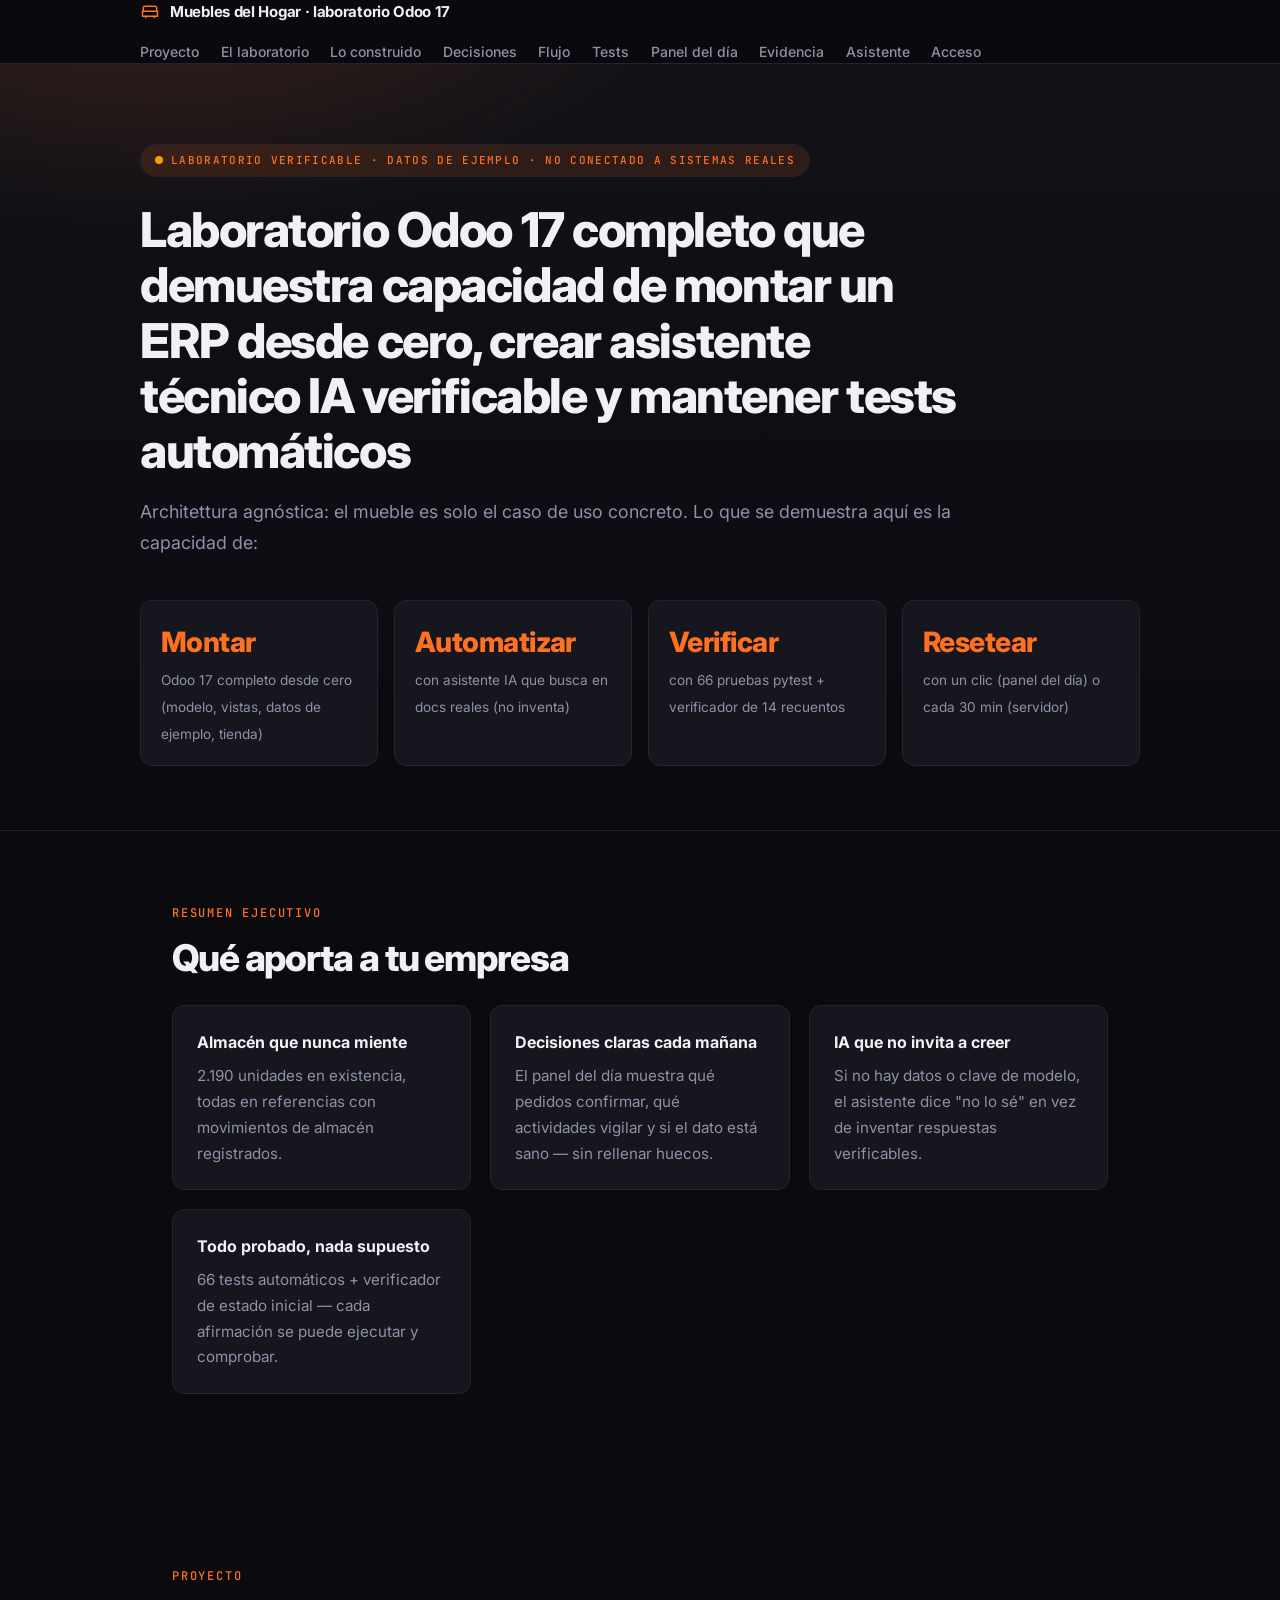
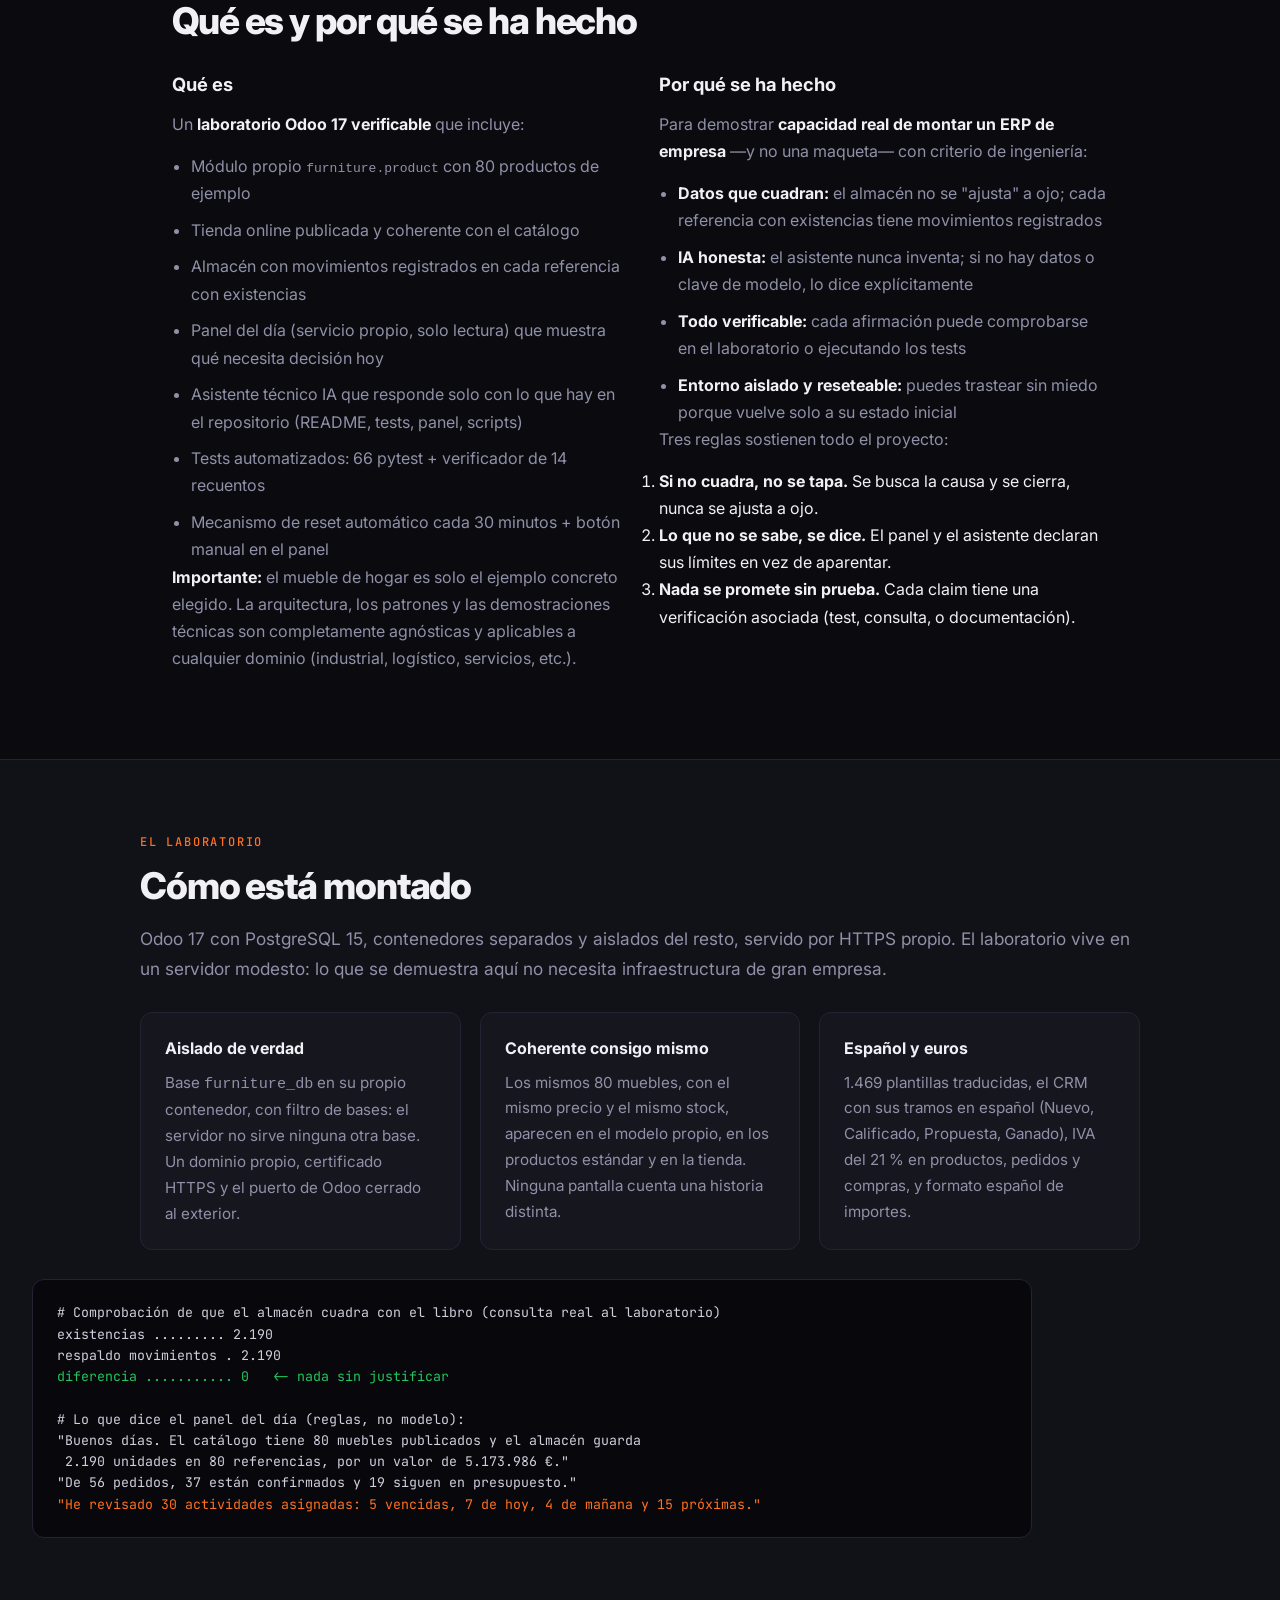
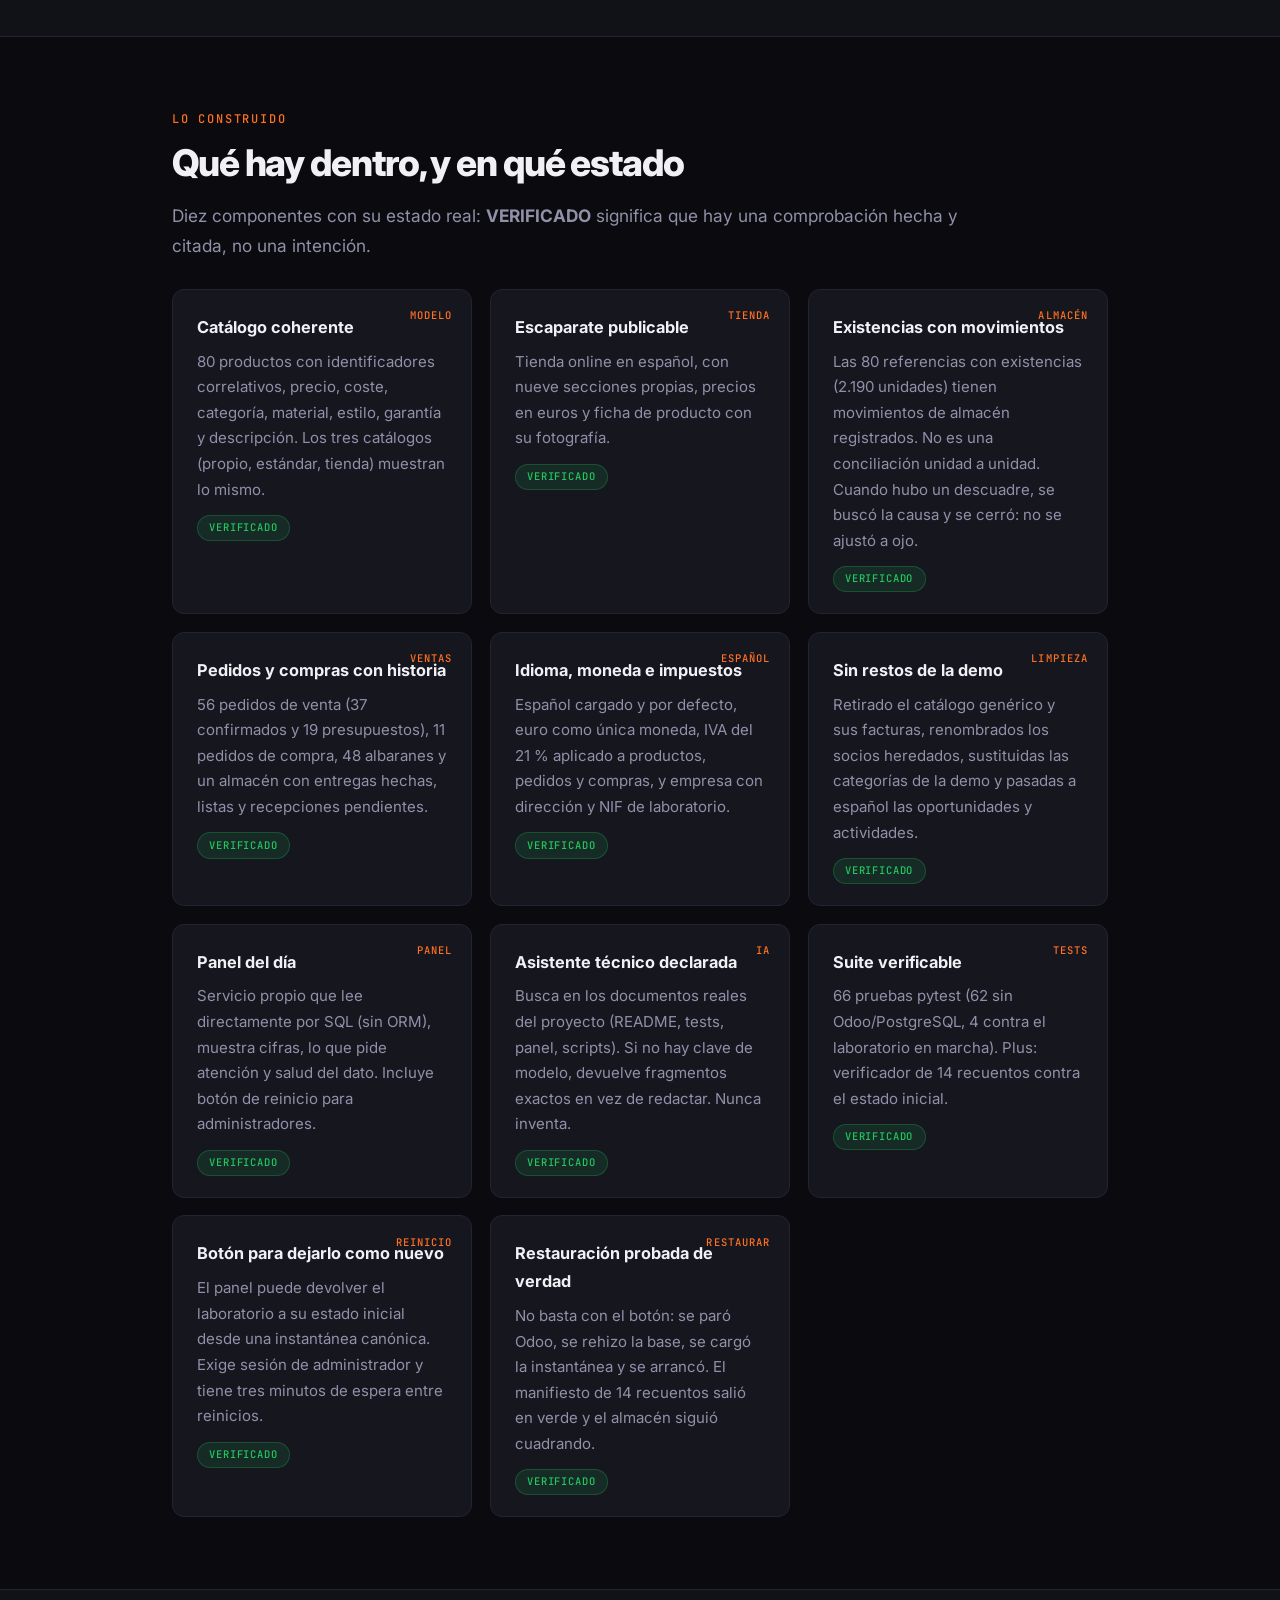
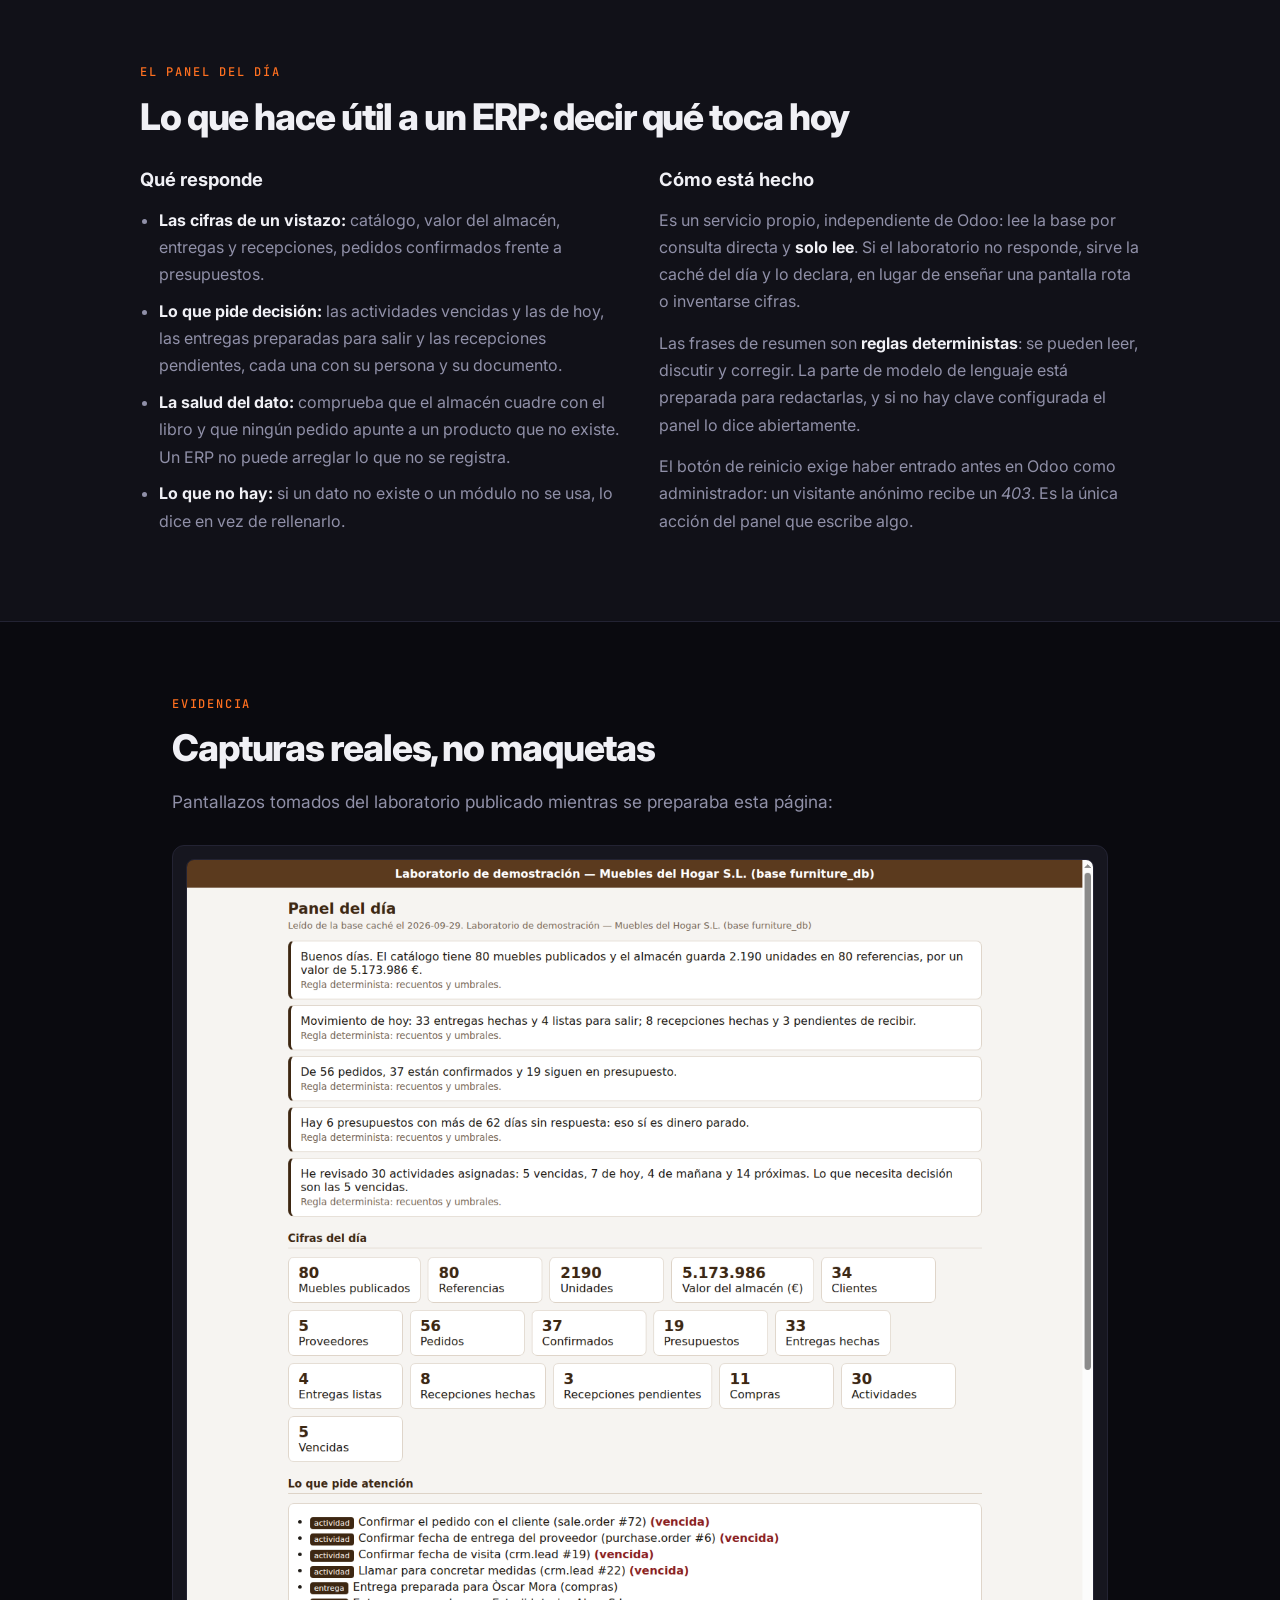
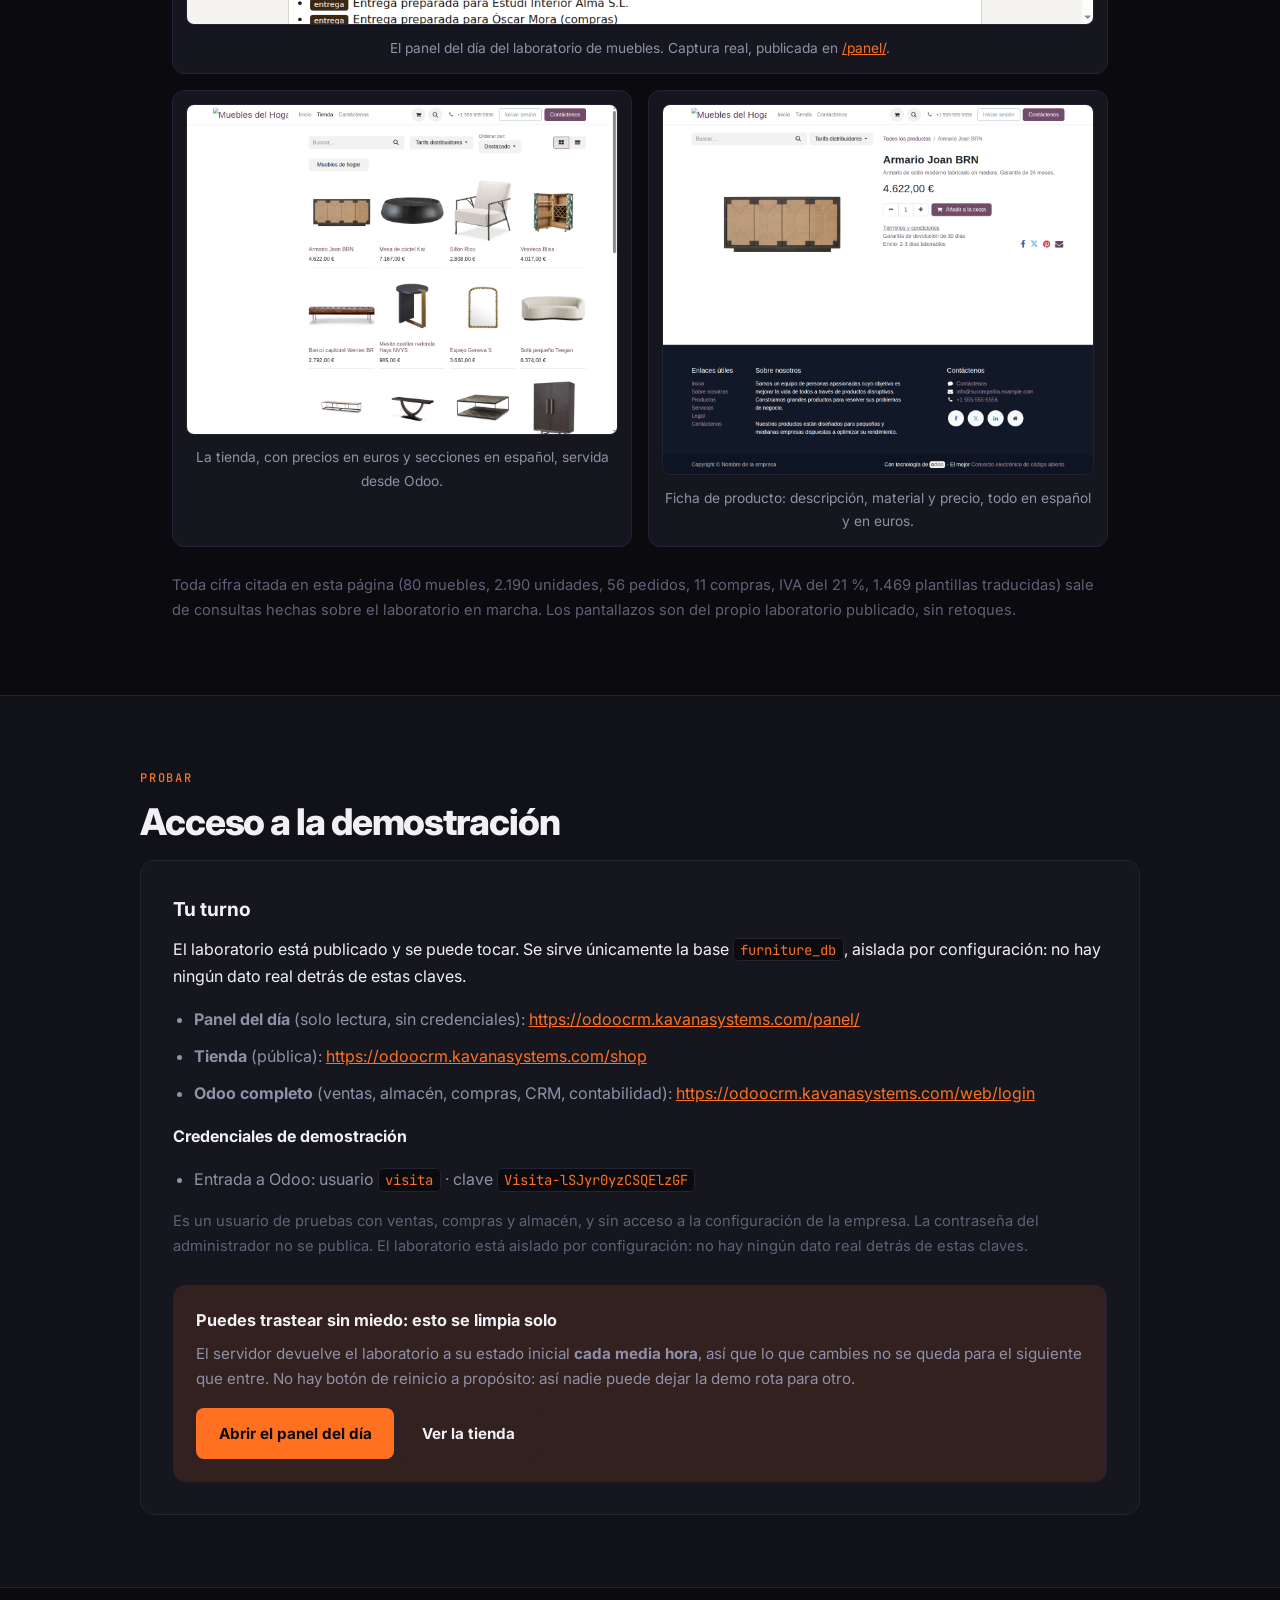
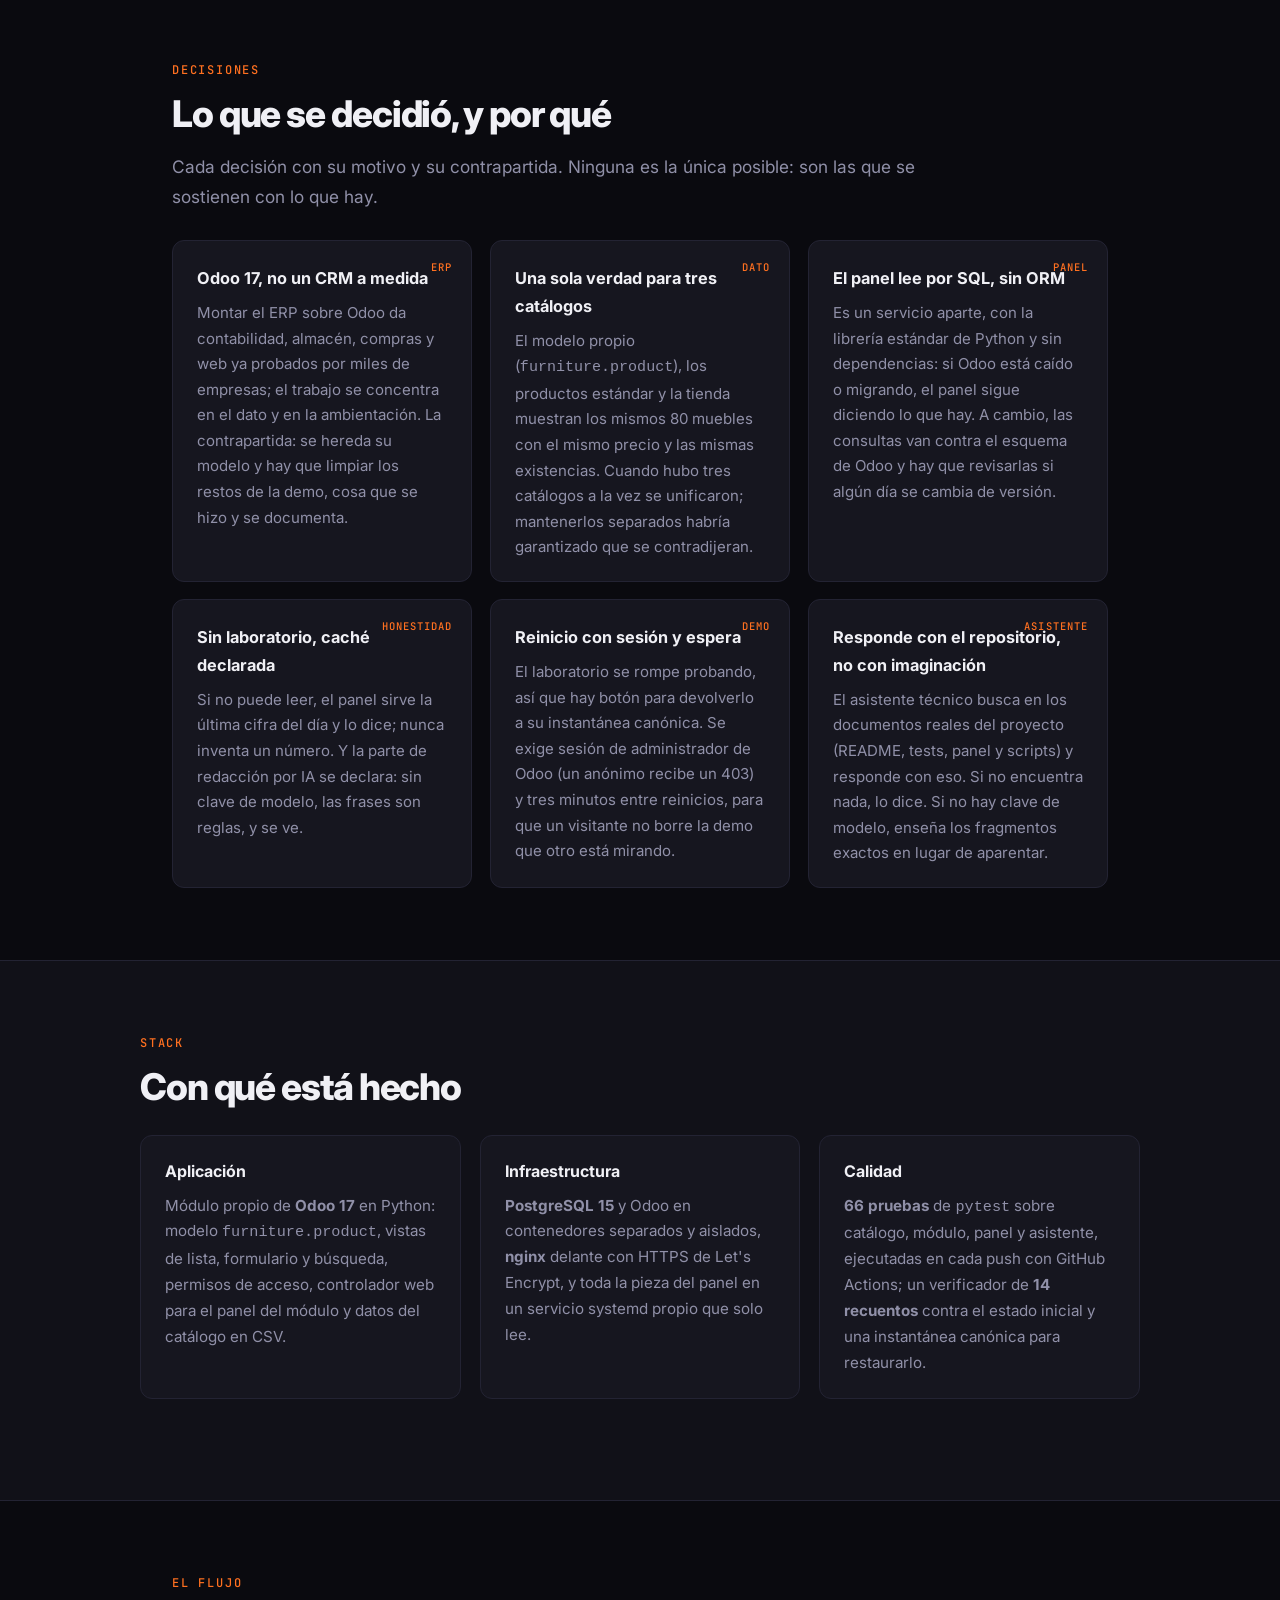
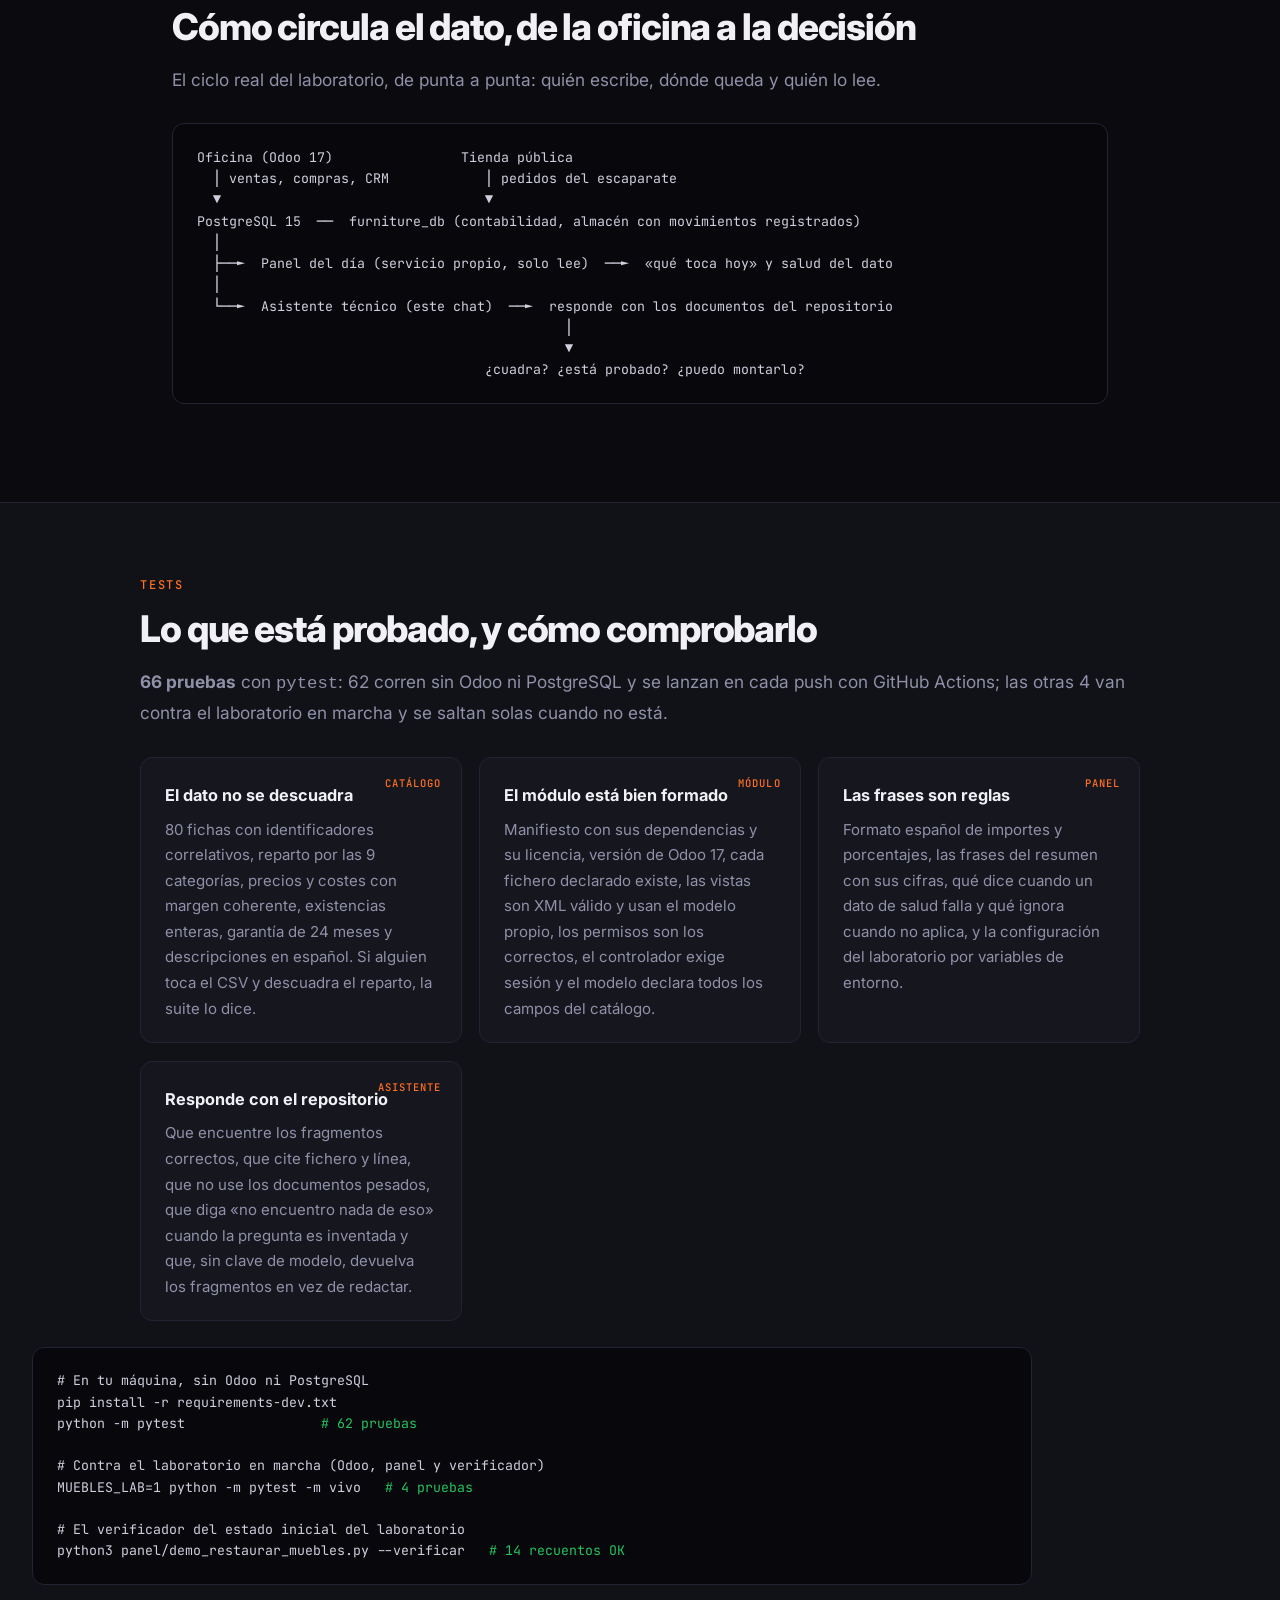
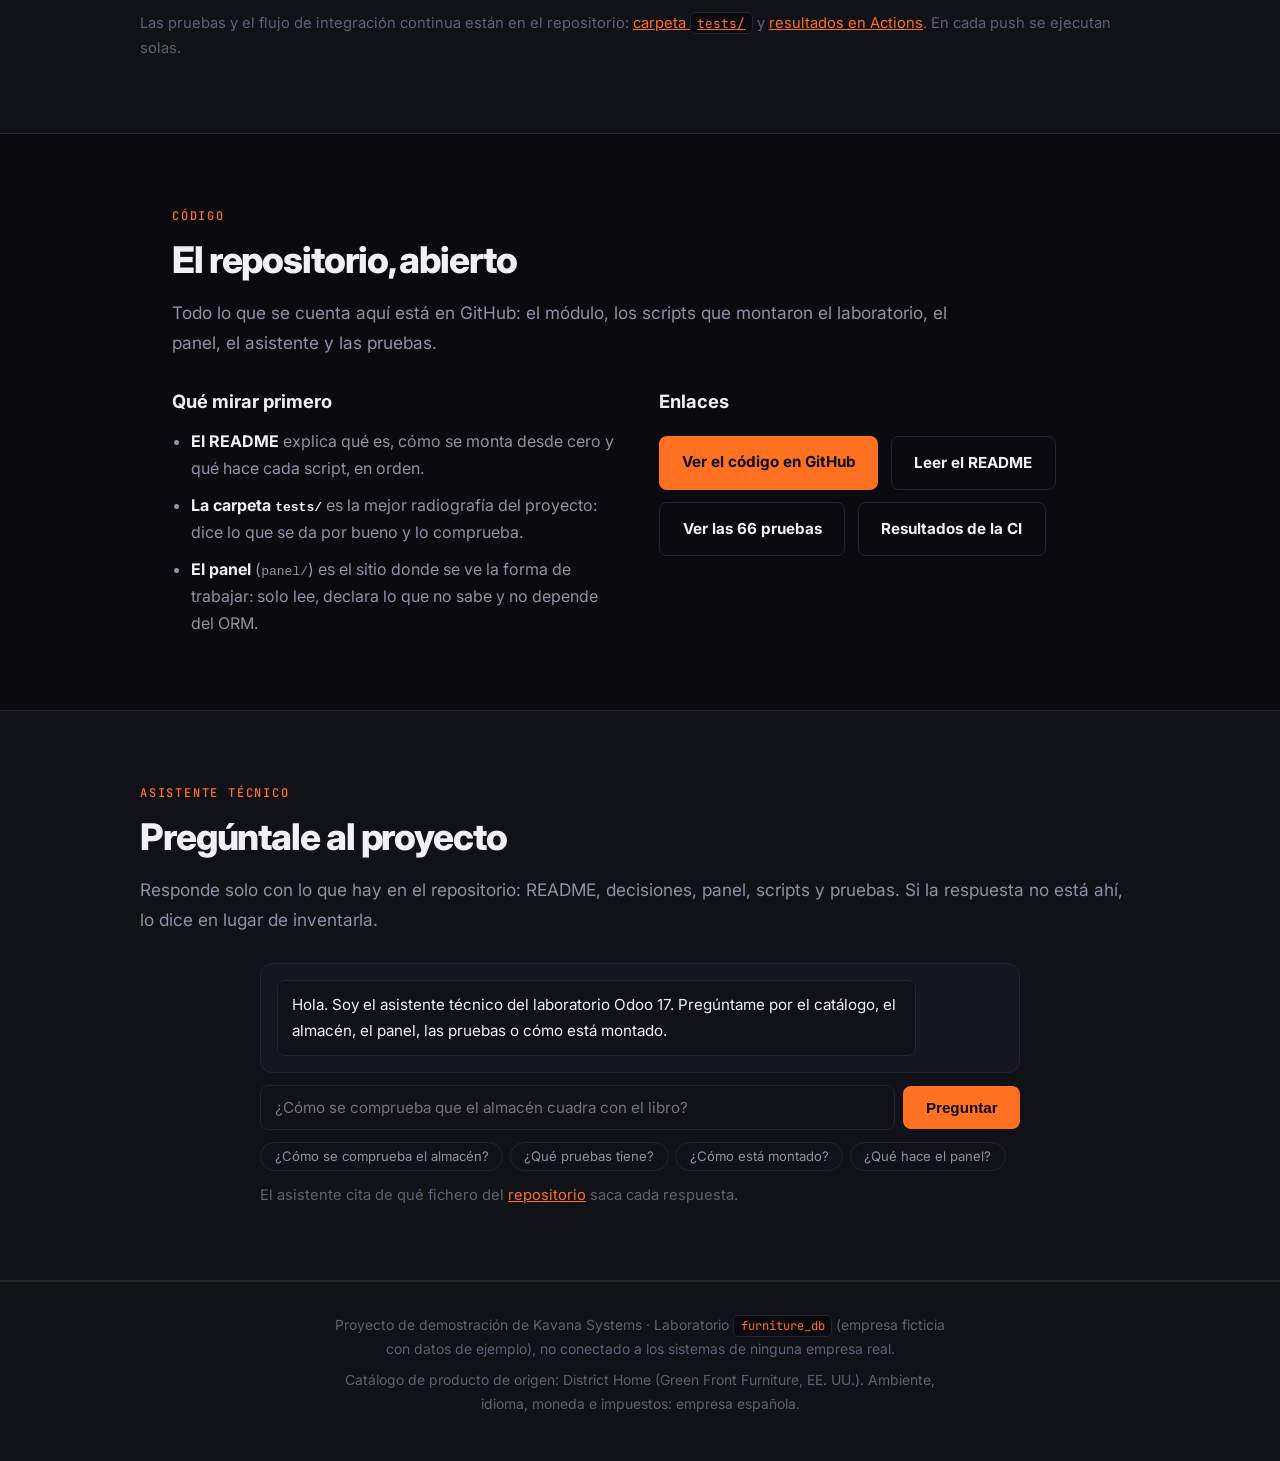
<file: demo/landing/index.html>
<!DOCTYPE html>
<html lang="es">
<head>
<meta charset="UTF-8">
<meta name="viewport" content="width=device-width, initial-scale=1.0">
<title>Laboratorio Odoo 17 · Kavana Systems (demostración técnica)</title>
<meta name="description" content="Proyecto de demostración: laboratorio Odoo 17 completo que muestra capacidad de montar un ERP desde cero, crear asistente técnico IA que busca en docs reales, y mantener tests verificables. El mueble es solo el ejemplo concreto; la arquitectura es agnóstica.">
<link rel="preconnect" href="https://fonts.googleapis.com">
<link rel="preconnect" href="https://fonts.gstatic.com" crossorigin>
<link href="https://fonts.googleapis.com/css2?family=Inter:wght@300;400;500;600;700;800;900&family=JetBrains+Mono:wght@400;500&display=swap" rel="stylesheet">
<link rel="stylesheet" href="styles.css">
</head>
<body>

<header class="nav">
  <div class="nav-inner">
    <a class="brand" href="#">
      <svg viewBox="0 0 24 24" width="20" height="20" fill="none" stroke="currentColor" stroke-width="1.8" stroke-linecap="round" stroke-linejoin="round" aria-hidden="true"><path d="M4 11V7a2 2 0 0 1 2-2h12a2 2 0 0 1 2 2v4"/><path d="M3 11h18v6H3z"/><path d="M7 17v2M17 17v2"/></svg>
      Muebles del Hogar · laboratorio Odoo 17
    </a>
    <nav>
      <a href="#proyecto">Proyecto</a>
      <a href="#laboratorio">El laboratorio</a>
      <a href="#construido">Lo construido</a>
      <a href="#decisiones">Decisiones</a>
      <a href="#flujo">Flujo</a>
      <a href="#tests">Tests</a>
      <a href="#panel">Panel del día</a>
      <a href="#evidencia">Evidencia</a>
      <a href="#asistente">Asistente</a>
      <a href="#acceso">Acceso</a>
    </nav>
  </div>
</header>

<section class="hero">
  <div class="hero-inner">
    <p class="badge">Laboratorio verificable · datos de ejemplo · no conectado a sistemas reales</p>
    <h1>Laboratorio Odoo 17 completo que demuestra capacidad de montar un ERP desde cero, crear asistente técnico IA verificable y mantener tests automáticos</h1>
    <p class="sub">Architettura agnóstica: el mueble es solo el caso de uso concreto. Lo que se demuestra aquí es la capacidad de:</p>
    <div class="hero-cifras">
      <div class="cifra"><strong>Montar</strong><span>Odoo 17 completo desde cero (modelo, vistas, datos de ejemplo, tienda)</span></div>
      <div class="cifra"><strong>Automatizar</strong><span>con asistente IA que busca en docs reales (no inventa)</span></div>
      <div class="cifra"><strong>Verificar</strong><span>con 66 pruebas pytest + verificador de 14 recuentos</span></div>
      <div class="cifra"><strong>Resetear</strong><span>con un clic (panel del día) o cada 30 min (servidor)</span></div>
    </div>
  </div>
</section>

<section id="resumen-ejecutivo" class="seccion">
  <span class="sl">Resumen ejecutivo</span>
  <h2>Qué aporta a tu empresa</h2>
  <div class="tres-columnas">
    <div class="tarjeta">
      <h4>Almacén que nunca miente</h4>
      <p>2.190 unidades en existencia, todas en referencias con movimientos de almacén registrados.</p>
    </div>
    <div class="tarjeta">
      <h4>Decisiones claras cada mañana</h4>
      <p>El panel del día muestra qué pedidos confirmar, qué actividades vigilar y si el dato está sano — sin rellenar huecos.</p>
    </div>
    <div class="tarjeta">
      <h4>IA que no invita a creer</h4>
      <p>Si no hay datos o clave de modelo, el asistente dice "no lo sé" en vez de inventar respuestas verificables.</p>
    </div>
    <div class="tarjeta">
      <h4>Todo probado, nada supuesto</h4>
      <p>66 tests automáticos + verificador de estado inicial — cada afirmación se puede ejecutar y comprobar.</p>
    </div>
  </div>
</section>

<section id="proyecto" class="seccion">
  <span class="sl">Proyecto</span>
  <h2>Qué es y por qué se ha hecho</h2>
  <div class="dos-columnas">
    <div>
      <h3>Qué es</h3>
      <p>Un <strong>laboratorio Odoo 17 verificable</strong> que incluye:</p>
      <ul>
        <li>Módulo propio <code>furniture.product</code> con 80 productos de ejemplo</li>
        <li>Tienda online publicada y coherente con el catálogo</li>
        <li>Almacén con movimientos registrados en cada referencia con existencias</li>
        <li>Panel del día (servicio propio, solo lectura) que muestra qué necesita decisión hoy</li>
        <li>Asistente técnico IA que responde solo con lo que hay en el repositorio (README, tests, panel, scripts)</li>
        <li>Tests automatizados: 66 pytest + verificador de 14 recuentos</li>
        <li>Mecanismo de reset automático cada 30 minutos + botón manual en el panel</li>
      </ul>
      <p><strong>Importante:</strong> el mueble de hogar es solo el ejemplo concreto elegido. La arquitectura, los patrones y las demostraciones técnicas son completamente agnósticas y aplicables a cualquier dominio (industrial, logístico, servicios, etc.).</p>
    </div>
    <div>
      <h3>Por qué se ha hecho</h3>
      <p>Para demostrar <strong>capacidad real de montar un ERP de empresa</strong> —y no una maqueta— con criterio de ingeniería:</p>
      <ul>
        <li><strong>Datos que cuadran:</strong> el almacén no se "ajusta" a ojo; cada referencia con existencias tiene movimientos registrados</li>
        <li><strong>IA honesta:</strong> el asistente nunca inventa; si no hay datos o clave de modelo, lo dice explícitamente</li>
        <li><strong>Todo verificable:</strong> cada afirmación puede comprobarse en el laboratorio o ejecutando los tests</li>
        <li><strong>Entorno aislado y reseteable:</strong> puedes trastear sin miedo porque vuelve solo a su estado inicial</li>
      </ul>
      <p>Tres reglas sostienen todo el proyecto:</p>
      <ol>
        <li><strong>Si no cuadra, no se tapa.</strong> Se busca la causa y se cierra, nunca se ajusta a ojo.</li>
        <li><strong>Lo que no se sabe, se dice.</strong> El panel y el asistente declaran sus límites en vez de aparentar.</li>
        <li><strong>Nada se promete sin prueba.</strong> Cada claim tiene una verificación asociada (test, consulta, o documentación).</li>
      </ol>
    </div>
  </div>
</section>

<section id="laboratorio" class="seccion fondo-claro">
  <span class="sl">El laboratorio</span>
  <h2>Cómo está montado</h2>
  <p class="intro">Odoo 17 con PostgreSQL 15, contenedores separados y aislados del resto, servido por HTTPS propio. El laboratorio vive en un servidor modesto: lo que se demuestra aquí no necesita infraestructura de gran empresa.</p>
  <div class="tres-columnas">
    <div class="tarjeta">
      <h4>Aislado de verdad</h4>
      <p>Base <code>furniture_db</code> en su propio contenedor, con filtro de bases: el servidor no sirve ninguna otra base. Un dominio propio, certificado HTTPS y el puerto de Odoo cerrado al exterior.</p>
    </div>
    <div class="tarjeta">
      <h4>Coherente consigo mismo</h4>
      <p>Los mismos 80 muebles, con el mismo precio y el mismo stock, aparecen en el modelo propio, en los productos estándar y en la tienda. Ninguna pantalla cuenta una historia distinta.</p>
    </div>
    <div class="tarjeta">
      <h4>Español y euros</h4>
      <p>1.469 plantillas traducidas, el CRM con sus tramos en español (Nuevo, Calificado, Propuesta, Ganado), IVA del 21 % en productos, pedidos y compras, y formato español de importes.</p>
    </div>
  </div>

  <div class="codigo">
<pre># Comprobación de que el almacén cuadra con el libro (consulta real al laboratorio)
existencias ......... 2.190
respaldo movimientos . 2.190
<span class="ok">diferencia ........... 0   <- nada sin justificar</span>

# Lo que dice el panel del día (reglas, no modelo):
"Buenos días. El catálogo tiene 80 muebles publicados y el almacén guarda
 2.190 unidades en 80 referencias, por un valor de 5.173.986 €."
"De 56 pedidos, 37 están confirmados y 19 siguen en presupuesto."
<span class="hi">"He revisado 30 actividades asignadas: 5 vencidas, 7 de hoy, 4 de mañana y 15 próximas."</span></pre>
  </div>
</section>

<section id="construido" class="seccion">
  <span class="sl">Lo construido</span>
  <h2>Qué hay dentro, y en qué estado</h2>
  <p class="intro">Diez componentes con su estado real: <strong>VERIFICADO</strong> significa que hay una comprobación hecha y citada, no una intención.</p>
  <div class="grid">
    <div class="ficha"><span class="etiqueta">MODELO</span><h4>Catálogo coherente</h4><p>80 productos con identificadores correlativos, precio, coste, categoría, material, estilo, garantía y descripción. Los tres catálogos (propio, estándar, tienda) muestran lo mismo.</p><span class="estado">VERIFICADO</span></div>
    <div class="ficha"><span class="etiqueta">TIENDA</span><h4>Escaparate publicable</h4><p>Tienda online en español, con nueve secciones propias, precios en euros y ficha de producto con su fotografía.</p><span class="estado">VERIFICADO</span></div>
    <div class="ficha"><span class="etiqueta">ALMACÉN</span><h4>Existencias con movimientos</h4><p>Las 80 referencias con existencias (2.190 unidades) tienen movimientos de almacén registrados. No es una conciliación unidad a unidad. Cuando hubo un descuadre, se buscó la causa y se cerró: no se ajustó a ojo.</p><span class="estado">VERIFICADO</span></div>
    <div class="ficha"><span class="etiqueta">VENTAS</span><h4>Pedidos y compras con historia</h4><p>56 pedidos de venta (37 confirmados y 19 presupuestos), 11 pedidos de compra, 48 albaranes y un almacén con entregas hechas, listas y recepciones pendientes.</p><span class="estado">VERIFICADO</span></div>
    <div class="ficha"><span class="etiqueta">ESPAÑOL</span><h4>Idioma, moneda e impuestos</h4><p>Español cargado y por defecto, euro como única moneda, IVA del 21 % aplicado a productos, pedidos y compras, y empresa con dirección y NIF de laboratorio.</p><span class="estado">VERIFICADO</span></div>
    <div class="ficha"><span class="etiqueta">LIMPIEZA</span><h4>Sin restos de la demo</h4><p>Retirado el catálogo genérico y sus facturas, renombrados los socios heredados, sustituidas las categorías de la demo y pasadas a español las oportunidades y actividades.</p><span class="estado">VERIFICADO</span></div>
    <div class="ficha"><span class="etiqueta">PANEL</span><h4>Panel del día</h4><p>Servicio propio que lee directamente por SQL (sin ORM), muestra cifras, lo que pide atención y salud del dato. Incluye botón de reinicio para administradores.</p><span class="estado">VERIFICADO</span></div>
    <div class="ficha"><span class="etiqueta">IA</span><h4>Asistente técnico declarada</h4><p>Busca en los documentos reales del proyecto (README, tests, panel, scripts). Si no hay clave de modelo, devuelve fragmentos exactos en vez de redactar. Nunca inventa.</p><span class="estado">VERIFICADO</span></div>
    <div class="ficha"><span class="etiqueta">TESTS</span><h4>Suite verificable</h4><p>66 pruebas pytest (62 sin Odoo/PostgreSQL, 4 contra el laboratorio en marcha). Plus: verificador de 14 recuentos contra el estado inicial.</p><span class="estado">VERIFICADO</span></div>
    <div class="ficha"><span class="etiqueta">REINICIO</span><h4>Botón para dejarlo como nuevo</h4><p>El panel puede devolver el laboratorio a su estado inicial desde una instantánea canónica. Exige sesión de administrador y tiene tres minutos de espera entre reinicios.</p><span class="estado">VERIFICADO</span></div>
    <div class="ficha"><span class="etiqueta">RESTAURAR</span><h4>Restauración probada de verdad</h4><p>No basta con el botón: se paró Odoo, se rehizo la base, se cargó la instantánea y se arrancó. El manifiesto de 14 recuentos salió en verde y el almacén siguió cuadrando.</p><span class="estado">VERIFICADO</span></div>
  </div>
</section>

<section id="panel" class="seccion fondo-claro">
  <span class="sl">El panel del día</span>
  <h2>Lo que hace útil a un ERP: decir qué toca hoy</h2>
  <div class="dos-columnas">
    <div>
      <h3>Qué responde</h3>
      <ul>
        <li><strong>Las cifras de un vistazo:</strong> catálogo, valor del almacén, entregas y recepciones, pedidos confirmados frente a presupuestos.</li>
        <li><strong>Lo que pide decisión:</strong> las actividades vencidas y las de hoy, las entregas preparadas para salir y las recepciones pendientes, cada una con su persona y su documento.</li>
        <li><strong>La salud del dato:</strong> comprueba que el almacén cuadre con el libro y que ningún pedido apunte a un producto que no existe. Un ERP no puede arreglar lo que no se registra.</li>
        <li><strong>Lo que no hay:</strong> si un dato no existe o un módulo no se usa, lo dice en vez de rellenarlo.</li>
      </ul>
    </div>
    <div>
      <h3>Cómo está hecho</h3>
      <p>Es un servicio propio, independiente de Odoo: lee la base por consulta directa y <strong>solo lee</strong>. Si el laboratorio no responde, sirve la caché del día y lo declara, en lugar de enseñar una pantalla rota o inventarse cifras.</p>
      <p>Las frases de resumen son <strong>reglas deterministas</strong>: se pueden leer, discutir y corregir. La parte de modelo de lenguaje está preparada para redactarlas, y si no hay clave configurada el panel lo dice abiertamente.</p>
      <p>El botón de reinicio exige haber entrado antes en Odoo como administrador: un visitante anónimo recibe un <em>403</em>. Es la única acción del panel que escribe algo.</p>
    </div>
  </div>
</section>

<section id="evidencia" class="seccion">
  <span class="sl">Evidencia</span>
  <h2>Capturas reales, no maquetas</h2>
  <p class="intro">Pantallazos tomados del laboratorio publicado mientras se preparaba esta página:</p>
  <div class="galeria">
    <figure>
      <img src="assets/captura-panel-dia-20260929.png" alt="Captura real del panel del día del laboratorio de muebles: cifras del catálogo y del almacén, lo que pide atención y salud del dato">
      <figcaption>El panel del día del laboratorio de muebles. Captura real, publicada en <a href="/panel/" target="_blank" rel="noopener">/panel/</a>.</figcaption>
    </figure>
    <figure>
      <img src="assets/captura-tienda-20260929.png" alt="Captura real de la tienda del laboratorio: muebles con precios en euros y secciones en español">
      <figcaption>La tienda, con precios en euros y secciones en español, servida desde Odoo.</figcaption>
    </figure>
    <figure>
      <img src="assets/captura-ficha-20260929.png" alt="Captura real de la ficha de un producto del catálogo, con su descripción en español, material y precio en euros">
      <figcaption>Ficha de producto: descripción, material y precio, todo en español y en euros.</figcaption>
    </figure>
  </div>
  <p class="nota">Toda cifra citada en esta página (80 muebles, 2.190 unidades, 56 pedidos, 11 compras, IVA del 21 %, 1.469 plantillas traducidas) sale de consultas hechas sobre el laboratorio en marcha. Los pantallazos son del propio laboratorio publicado, sin retoques.</p>
</section>

<section id="acceso" class="seccion fondo-claro">
  <span class="sl">Probar</span>
  <h2>Acceso a la demostración</h2>
  <div class="demo-box">
    <h3>Tu turno</h3>
    <p>El laboratorio está publicado y se puede tocar. Se sirve únicamente la base <code>furniture_db</code>, aislada por configuración: no hay ningún dato real detrás de estas claves.</p>
    <ul>
      <li><strong>Panel del día</strong> (solo lectura, sin credenciales): <a href="/panel/" target="_blank" rel="noopener">https://odoocrm.kavanasystems.com/panel/</a></li>
      <li><strong>Tienda</strong> (pública): <a href="/shop" target="_blank" rel="noopener">https://odoocrm.kavanasystems.com/shop</a></li>
      <li><strong>Odoo completo</strong> (ventas, almacén, compras, CRM, contabilidad): <a href="/web/login" target="_blank" rel="noopener">https://odoocrm.kavanasystems.com/web/login</a></li>
    </ul>
    <h4>Credenciales de demostración</h4>
    <ul>
      <li>Entrada a Odoo: usuario <code>visita</code> · clave <code>Visita-lSJyr0yzCSQElzGF</code></li>
    </ul>
    <p class="nota">Es un usuario de pruebas con ventas, compras y almacén, y sin acceso a la configuración de la empresa. La contraseña del administrador no se publica. El laboratorio está aislado por configuración: no hay ningún dato real detrás de estas claves.</p>
    <div class="reinicio-landing">
      <h4>Puedes trastear sin miedo: esto se limpia solo</h4>
      <p>El servidor devuelve el laboratorio a su estado inicial <strong>cada media hora</strong>, así que lo que cambies no se queda para el siguiente que entre. No hay botón de reinicio a propósito: así nadie puede dejar la demo rota para otro.</p>
      <a class="boton" href="/panel/" target="_blank" rel="noopener">Abrir el panel del día</a>
      <a class="boton secundario" href="/shop" target="_blank" rel="noopener">Ver la tienda</a>
    </div>
  </div>
</section>

<section id="decisiones" class="seccion">
  <span class="sl">Decisiones</span>
  <h2>Lo que se decidió, y por qué</h2>
  <p class="intro">Cada decisión con su motivo y su contrapartida. Ninguna es la única posible: son las que se sostienen con lo que hay.</p>
  <div class="grid">
    <div class="ficha"><span class="etiqueta">ERP</span><h4>Odoo 17, no un CRM a medida</h4><p>Montar el ERP sobre Odoo da contabilidad, almacén, compras y web ya probados por miles de empresas; el trabajo se concentra en el dato y en la ambientación. La contrapartida: se hereda su modelo y hay que limpiar los restos de la demo, cosa que se hizo y se documenta.</p></div>
    <div class="ficha"><span class="etiqueta">DATO</span><h4>Una sola verdad para tres catálogos</h4><p>El modelo propio (<code>furniture.product</code>), los productos estándar y la tienda muestran los mismos 80 muebles con el mismo precio y las mismas existencias. Cuando hubo tres catálogos a la vez se unificaron; mantenerlos separados habría garantizado que se contradijeran.</p></div>
    <div class="ficha"><span class="etiqueta">PANEL</span><h4>El panel lee por SQL, sin ORM</h4><p>Es un servicio aparte, con la librería estándar de Python y sin dependencias: si Odoo está caído o migrando, el panel sigue diciendo lo que hay. A cambio, las consultas van contra el esquema de Odoo y hay que revisarlas si algún día se cambia de versión.</p></div>
    <div class="ficha"><span class="etiqueta">HONESTIDAD</span><h4>Sin laboratorio, caché declarada</h4><p>Si no puede leer, el panel sirve la última cifra del día y lo dice; nunca inventa un número. Y la parte de redacción por IA se declara: sin clave de modelo, las frases son reglas, y se ve.</p></div>
    <div class="ficha"><span class="etiqueta">DEMO</span><h4>Reinicio con sesión y espera</h4><p>El laboratorio se rompe probando, así que hay botón para devolverlo a su instantánea canónica. Se exige sesión de administrador de Odoo (un anónimo recibe un 403) y tres minutos entre reinicios, para que un visitante no borre la demo que otro está mirando.</p></div>
    <div class="ficha"><span class="etiqueta">ASISTENTE</span><h4>Responde con el repositorio, no con imaginación</h4><p>El asistente técnico busca en los documentos reales del proyecto (README, tests, panel y scripts) y responde con eso. Si no encuentra nada, lo dice. Si no hay clave de modelo, enseña los fragmentos exactos en lugar de aparentar.</p></div>
  </div>
</section>

<section id="stack" class="seccion fondo-claro">
  <span class="sl">Stack</span>
  <h2>Con qué está hecho</h2>
  <div class="tres-columnas">
    <div class="tarjeta">
      <h4>Aplicación</h4>
      <p>Módulo propio de <strong>Odoo 17</strong> en Python: modelo <code>furniture.product</code>, vistas de lista, formulario y búsqueda, permisos de acceso, controlador web para el panel del módulo y datos del catálogo en CSV.</p>
    </div>
    <div class="tarjeta">
      <h4>Infraestructura</h4>
      <p><strong>PostgreSQL 15</strong> y Odoo en contenedores separados y aislados, <strong>nginx</strong> delante con HTTPS de Let's Encrypt, y toda la pieza del panel en un servicio systemd propio que solo lee.</p>
    </div>
    <div class="tarjeta">
      <h4>Calidad</h4>
      <p><strong>66 pruebas</strong> de <code>pytest</code> sobre catálogo, módulo, panel y asistente, ejecutadas en cada push con GitHub Actions; un verificador de <strong>14 recuentos</strong> contra el estado inicial y una instantánea canónica para restaurarlo.</p>
    </div>
  </div>
</section>

<section id="flujo" class="seccion">
  <span class="sl">El flujo</span>
  <h2>Cómo circula el dato, de la oficina a la decisión</h2>
  <p class="intro">El ciclo real del laboratorio, de punta a punta: quién escribe, dónde queda y quién lo lee.</p>
  <div class="codigo">
<pre>Oficina (Odoo 17)                Tienda pública
  │ ventas, compras, CRM            │ pedidos del escaparate
  ▼                                 ▼
PostgreSQL 15  ──  furniture_db (contabilidad, almacén con movimientos registrados)
  │
  ├──►  Panel del día (servicio propio, solo lee)  ──►  «qué toca hoy» y salud del dato
  │
  └──►  Asistente técnico (este chat)  ──►  responde con los documentos del repositorio
                                              │
                                              ▼
                                    ¿cuadra? ¿está probado? ¿puedo montarlo?</pre>
  </div>
</section>

<section id="tests" class="seccion fondo-claro">
  <span class="sl">Tests</span>
  <h2>Lo que está probado, y cómo comprobarlo</h2>
  <p class="intro"><strong>66 pruebas</strong> con <code>pytest</code>: 62 corren sin Odoo ni PostgreSQL y se lanzan en cada push con GitHub Actions; las otras 4 van contra el laboratorio en marcha y se saltan solas cuando no está.</p>
  <div class="grid">
    <div class="ficha"><span class="etiqueta">CATÁLOGO</span><h4>El dato no se descuadra</h4><p>80 fichas con identificadores correlativos, reparto por las 9 categorías, precios y costes con margen coherente, existencias enteras, garantía de 24 meses y descripciones en español. Si alguien toca el CSV y descuadra el reparto, la suite lo dice.</p></div>
    <div class="ficha"><span class="etiqueta">MÓDULO</span><h4>El módulo está bien formado</h4><p>Manifiesto con sus dependencias y su licencia, versión de Odoo 17, cada fichero declarado existe, las vistas son XML válido y usan el modelo propio, los permisos son los correctos, el controlador exige sesión y el modelo declara todos los campos del catálogo.</p></div>
    <div class="ficha"><span class="etiqueta">PANEL</span><h4>Las frases son reglas</h4><p>Formato español de importes y porcentajes, las frases del resumen con sus cifras, qué dice cuando un dato de salud falla y qué ignora cuando no aplica, y la configuración del laboratorio por variables de entorno.</p></div>
    <div class="ficha"><span class="etiqueta">ASISTENTE</span><h4>Responde con el repositorio</h4><p>Que encuentre los fragmentos correctos, que cite fichero y línea, que no use los documentos pesados, que diga «no encuentro nada de eso» cuando la pregunta es inventada y que, sin clave de modelo, devuelva los fragmentos en vez de redactar.</p></div>
  </div>
  <div class="codigo">
<pre># En tu máquina, sin Odoo ni PostgreSQL
pip install -r requirements-dev.txt
python -m pytest                 <span class="ok"># 62 pruebas</span>

# Contra el laboratorio en marcha (Odoo, panel y verificador)
MUEBLES_LAB=1 python -m pytest -m vivo   <span class="ok"># 4 pruebas</span>

# El verificador del estado inicial del laboratorio
python3 panel/demo_restaurar_muebles.py --verificar   <span class="ok"># 14 recuentos OK</span></pre>
  </div>
  <p class="nota">Las pruebas y el flujo de integración continua están en el repositorio: <a href="https://github.com/kavanasystemsinfo-ui/ODOO_CRM/tree/main/tests" target="_blank" rel="noopener">carpeta <code>tests/</code></a> y <a href="https://github.com/kavanasystemsinfo-ui/ODOO_CRM/actions" target="_blank" rel="noopener">resultados en Actions</a>. En cada push se ejecutan solas.</p>
</section>

<section id="codigo" class="seccion">
  <span class="sl">Código</span>
  <h2>El repositorio, abierto</h2>
  <p class="intro">Todo lo que se cuenta aquí está en GitHub: el módulo, los scripts que montaron el laboratorio, el panel, el asistente y las pruebas.</p>
  <div class="dos-columnas">
    <div>
      <h3>Qué mirar primero</h3>
      <ul>
        <li><strong>El README</strong> explica qué es, cómo se monta desde cero y qué hace cada script, en orden.</li>
        <li><strong>La carpeta <code>tests/</code></strong> es la mejor radiografía del proyecto: dice lo que se da por bueno y lo comprueba.</li>
        <li><strong>El panel</strong> (<code>panel/</code>) es el sitio donde se ve la forma de trabajar: solo lee, declara lo que no sabe y no depende del ORM.</li>
      </ul>
    </div>
    <div>
      <h3>Enlaces</h3>
      <div class="botones">
        <a class="boton" href="https://github.com/kavanasystemsinfo-ui/ODOO_CRM" target="_blank" rel="noopener">Ver el código en GitHub</a>
        <a class="boton secundario" href="https://github.com/kavanasystemsinfo-ui/ODOO_CRM/blob/main/README.md" target="_blank" rel="noopener">Leer el README</a>
        <a class="boton secundario" href="https://github.com/kavanasystemsinfo-ui/ODOO_CRM/tree/main/tests" target="_blank" rel="noopener">Ver las 66 pruebas</a>
        <a class="boton secundario" href="https://github.com/kavanasystemsinfo-ui/ODOO_CRM/actions" target="_blank" rel="noopener">Resultados de la CI</a>
      </div>
    </div>
  </div>
</section>

<section id="asistente" class="seccion fondo-claro">
  <span class="sl">Asistente técnico</span>
  <h2>Pregúntale al proyecto</h2>
  <p class="intro">Responde solo con lo que hay en el repositorio: README, decisiones, panel, scripts y pruebas. Si la respuesta no está ahí, lo dice en lugar de inventarla.</p>
  <div class="chat">
    <div class="chat-log" id="chat-log">
      <div class="chat-msg bot">Hola. Soy el asistente técnico del laboratorio Odoo 17. Pregúntame por el catálogo, el almacén, el panel, las pruebas o cómo está montado.</div>
    </div>
    <form class="chat-form" id="chat-form">
      <label class="sr" for="chat-input">Tu pregunta</label>
      <input id="chat-input" type="text" maxlength="300" autocomplete="off" placeholder="¿Cómo se comprueba que el almacén cuadra con el libro?">
      <button class="boton" type="submit" id="chat-enviar">Preguntar</button>
    </form>
    <div class="chat-sugerencias">
      <button type="button" class="chip" data-pregunta="¿Cómo se comprueba que el almacén cuadra con el libro?">¿Cómo se comprueba el almacén?</button>
      <button type="button" class="chip" data-pregunta="¿Qué pruebas tiene el proyecto y dónde se ejecutan?">¿Qué pruebas tiene?</button>
      <button type="button" class="chip" data-pregunta="¿Cómo está montado el laboratorio y qué contenedores usa?">¿Cómo está montado?</button>
      <button type="button" class="chip" data-pregunta="¿Qué hace el panel del día y de dónde saca las cifras?">¿Qué hace el panel?</button>
    </div>
    <p class="nota" id="chat-fuentes">El asistente cita de qué fichero del <a href="https://github.com/kavanasystemsinfo-ui/ODOO_CRM" target="_blank" rel="noopener">repositorio</a> saca cada respuesta.</p>
  </div>
  <script>
  (function () {
    var API = '/panel/api/preguntar';
    var log = document.getElementById('chat-log');
    var form = document.getElementById('chat-form');
    var input = document.getElementById('chat-input');
    var boton = document.getElementById('chat-enviar');
    var pie = document.getElementById('chat-fuentes');

    function burbuja(texto, clase) {
      var div = document.createElement('div');
      div.className = 'chat-msg ' + clase;
      div.textContent = texto;
      log.appendChild(div);
      log.scrollTop = log.scrollHeight;
      return div;
    }

    function preguntar(pregunta) {
      if (!pregunta || pregunta.length < 4) return;
      burbuja(pregunta, 'user');
      var esperando = burbuja('Buscando en el repositorio...', 'bot pensando');
      boton.disabled = true;
      fetch(API, {
        method: 'POST',
        headers: { 'Content-Type': 'application/json' },
        body: JSON.stringify({ pregunta: pregunta })
      }).then(function (r) {
        if (!r.ok) throw new Error('HTTP ' + r.status);
        return r.json();
      }).then(function (d) {
        esperando.remove();
        burbuja(d.respuesta || 'No he podido responder.', 'bot');
        if (d.fuentes && d.fuentes.length) {
          pie.innerHTML = 'Fuentes en el repositorio: <code>' + d.fuentes.join('</code> · <code>') + '</code>';
        }
      }).catch(function () {
        esperando.remove();
        burbuja('El asistente no está disponible ahora mismo. El resto de la página funciona igual.', 'bot');
      }).then(function () {
        boton.disabled = false;
        input.value = '';
      });
    }

    form.addEventListener('submit', function (evento) {
      evento.preventDefault();
      preguntar(input.value.trim());
    });

    Array.prototype.forEach.call(document.querySelectorAll('.chat-sugerencias .chip'), function (chip) {
      chip.addEventListener('click', function () {
        input.value = chip.getAttribute('data-pregunta');
        preguntar(input.value);
      });
    });
  })();
  </script>
</section>

<footer>
  <p>Proyecto de demostración de Kavana Systems · Laboratorio <code>furniture_db</code> (empresa ficticia con datos de ejemplo), no conectado a los sistemas de ninguna empresa real.</p>
  <p>Catálogo de producto de origen: District Home (Green Front Furniture, EE. UU.). Ambiente, idioma, moneda e impuestos: empresa española.</p>
</footer>

</body>
</html>
</file>
<file: demo/landing/styles.css>
/* ==========================================================================
   Landing · Muebles del Hogar S.L. (laboratorio Odoo 17)
   Estilo Kavana Systems: tema oscuro, naranja corporativo, Inter + JetBrains Mono
   ========================================================================== */

:root {
  --bg: #0a0a0f;
  --bg2: #111118;
  --card: #16161f;
  --border: #232333;
  --text: #f0f0f5;
  --text2: #9090a8;
  --muted: #606078;
  --orange: #ff7020;
  --orange2: #cc5210;
  --orange-s: rgba(255, 112, 32, 0.12);
  --green: #22c55e;
  --green-s: rgba(34, 197, 94, 0.12);
  --amber: #f59e0b;
  --radius: 12px;
  --rsm: 8px;
  --mono: 'JetBrains Mono', ui-monospace, monospace;
  --w: 1000px;
}

*, *::before, *::after { margin: 0; padding: 0; box-sizing: border-box; }
html { scroll-behavior: smooth; }
body {
  font-family: 'Inter', -apple-system, BlinkMacSystemFont, 'Segoe UI', Roboto, sans-serif;
  background: var(--bg);
  color: var(--text);
  line-height: 1.7;
  -webkit-font-smoothing: antialiased;
}
a { color: var(--orange); }

/* ---------- Navegación ---------- */
.nav {
  position: sticky; top: 0; z-index: 100;
  background: rgba(10, 10, 15, 0.9);
  backdrop-filter: blur(20px);
  border-bottom: 1px solid var(--border);
  padding: 0 2rem; height: 64px;
  display: flex; align-items: center;
}
.nav-inner {
  width: 100%; max-width: var(--w); margin: 0 auto;
  display: flex; align-items: center; justify-content: space-between; gap: 1rem; flex-wrap: wrap;
}
.brand { display: flex; align-items: center; gap: 10px; color: var(--text); font-weight: 700; font-size: 15px; letter-spacing: -0.02em; text-decoration: none; }
.brand svg { color: var(--orange); flex-shrink: 0; }
.nav nav { display: flex; gap: 1.35rem; flex-wrap: wrap; }
.nav nav a { color: var(--text2); text-decoration: none; font-size: 14px; font-weight: 500; transition: color .2s; }
.nav nav a:hover { color: var(--orange); }

/* ---------- Hero ---------- */
.hero {
  padding: 5rem 2rem 4rem;
  background:
    radial-gradient(900px 400px at 12% -10%, rgba(255, 112, 32, 0.16), transparent 60%),
    linear-gradient(180deg, var(--bg2) 0%, var(--bg) 100%);
  border-bottom: 1px solid var(--border);
}
.hero-inner { max-width: var(--w); margin: 0 auto; }
.badge {
  display: inline-flex; align-items: center; gap: 8px;
  background: var(--orange-s); border: 1px solid var(--border); color: var(--orange);
  padding: 6px 14px; border-radius: 100px;
  font-family: var(--mono); font-size: 11px; font-weight: 500;
  text-transform: uppercase; letter-spacing: .12em; margin-bottom: 1.6rem;
}
.badge::before { content: ''; width: 8px; height: 8px; border-radius: 50%; background: var(--amber); animation: pulso 2s infinite; }
@keyframes pulso { 0%, 100% { opacity: 1; } 50% { opacity: .35; } }
.hero h1 { font-size: clamp(1.9rem, 4vw, 3rem); font-weight: 800; letter-spacing: -.03em; line-height: 1.15; margin-bottom: 1.2rem; max-width: 26ch; }
.hero .sub { font-size: 1.12rem; color: var(--text2); max-width: 74ch; }
.hero-cifras { display: grid; grid-template-columns: repeat(auto-fit, minmax(180px, 1fr)); gap: 1rem; margin-top: 2.6rem; }
.cifra { background: var(--card); border: 1px solid var(--border); border-radius: var(--radius); padding: 1.1rem 1.25rem; }
.cifra strong { display: block; font-size: 1.75rem; font-weight: 800; letter-spacing: -.02em; color: var(--orange); }
.cifra span { font-size: .85rem; color: var(--text2); }

/* ---------- Secciones ---------- */
.seccion { max-width: var(--w); margin: 0 auto; padding: 4.5rem 2rem; }
.seccion h2 { font-size: clamp(1.6rem, 3.2vw, 2.3rem); font-weight: 800; letter-spacing: -.03em; line-height: 1.2; margin-bottom: 1rem; }
.sl { display: block; font-family: var(--mono); font-size: 12px; font-weight: 500; color: var(--orange); text-transform: uppercase; letter-spacing: .15em; margin-bottom: .75rem; }
.intro { font-size: 1.08rem; color: var(--text2); max-width: 74ch; margin-bottom: 1.8rem; }
.fondo-claro { background: var(--bg2); border-top: 1px solid var(--border); border-bottom: 1px solid var(--border); max-width: none; }
.fondo-claro > * { max-width: var(--w); margin-left: auto; margin-right: auto; }

.dos-columnas { display: grid; grid-template-columns: 1fr 1fr; gap: 2.4rem; }
.dos-columnas h3 { font-size: 1.15rem; font-weight: 700; margin-bottom: .7rem; }
.dos-columnas p { margin-bottom: .9rem; color: var(--text2); }
.dos-columnas p strong, .dos-columnas li strong { color: var(--text); }
.dos-columnas ul { padding-left: 1.2rem; display: grid; gap: .6rem; color: var(--text2); }
h2 + .dos-columnas, h2 + .grid, h2 + .tres-columnas { margin-top: 1.6rem; }

.tres-columnas { display: grid; grid-template-columns: repeat(auto-fit, minmax(250px, 1fr)); gap: 1.2rem; margin-bottom: 1.8rem; }
.tarjeta { background: var(--card); border: 1px solid var(--border); border-radius: var(--radius); padding: 1.4rem 1.5rem; }
.tarjeta h4 { font-size: 1rem; margin-bottom: .45rem; }
.tarjeta p { font-size: .95rem; color: var(--text2); }

.grid { display: grid; grid-template-columns: repeat(auto-fit, minmax(290px, 1fr)); gap: 1.1rem; }
.ficha { position: relative; background: var(--card); border: 1px solid var(--border); border-radius: var(--radius); padding: 1.5rem 1.5rem 1.3rem; transition: border-color .25s, transform .25s; }
.ficha:hover { border-color: var(--orange2); transform: translateY(-2px); }
.ficha h4 { font-size: 1.02rem; margin-bottom: .45rem; }
.ficha p { font-size: .94rem; color: var(--text2); }
.etiqueta { position: absolute; top: 1.1rem; right: 1.2rem; font-family: var(--mono); font-size: 10.5px; font-weight: 500; color: var(--orange); letter-spacing: .1em; }
.estado { display: inline-block; margin-top: .8rem; background: var(--green-s); border: 1px solid rgba(34,197,94,.25); color: var(--green); border-radius: 100px; font-family: var(--mono); font-size: 10.5px; font-weight: 500; padding: .2rem .7rem; letter-spacing: .08em; }
.estado.aviso { background: var(--orange-s); border-color: rgba(255,112,32,.3); color: var(--orange); }

/* ---------- Código ---------- */
.codigo { background: #08080c; border: 1px solid var(--border); border-radius: var(--radius); padding: 1.4rem 1.5rem; overflow-x: auto; margin: 1.6rem 0; }
.codigo pre { font-family: var(--mono); font-size: .83rem; line-height: 1.6; color: #cfcfdd; white-space: pre; }
.codigo .ok { color: var(--green); }
.codigo .hi { color: var(--orange); }

/* ---------- Galería ---------- */
.galeria { display: grid; grid-template-columns: 1fr 1fr; gap: 1rem; margin: 1.6rem 0; }
.galeria figure { background: var(--card); border: 1px solid var(--border); border-radius: var(--radius); padding: .8rem; margin: 0; }
.galeria figure:first-child { grid-column: 1 / -1; }
.galeria img { width: 100%; border-radius: var(--rsm); border: 1px solid var(--border); display: block; }
.galeria figcaption { font-size: .86rem; color: var(--text2); margin-top: .7rem; text-align: center; }
.nota { font-size: .92rem; color: var(--muted); }

/* ---------- Acceso demo ---------- */
.demo-box { background: var(--card); border: 1px solid var(--border); border-radius: 14px; padding: 2rem; }
.demo-box h3 { font-size: 1.2rem; margin-bottom: .6rem; }
.demo-box ul { padding-left: 1.3rem; display: grid; gap: .6rem; margin: 1rem 0; color: var(--text2); }
.demo-box code, .nota code, footer code { font-family: var(--mono); font-size: .87em; background: var(--bg); border: 1px solid var(--border); border-radius: 5px; padding: .1rem .4rem; color: var(--orange); }
.botones { display: flex; gap: .8rem; flex-wrap: wrap; margin-top: 1.2rem; }
.boton { display: inline-block; background: var(--orange); color: #0a0a0f; padding: .8rem 1.4rem; border-radius: var(--rsm); text-decoration: none; font-weight: 700; font-size: .95rem; transition: background .2s; }
.boton:hover { background: #ff8b4a; }
.boton.secundario { background: transparent; border: 1px solid var(--border); color: var(--text); }
.boton.secundario:hover { border-color: var(--orange); color: var(--orange); }
.reinicio-landing { background: var(--orange-s); border: 1px solid var(--border); border-radius: var(--radius); padding: 1.3rem 1.4rem; margin-top: 1.6rem; }
.reinicio-landing h4 { margin: 0 0 .4rem; font-size: 1.02rem; }
.reinicio-landing p { color: var(--text2); font-size: .95rem; margin-bottom: .9rem; }

/* ---------- Pie ---------- */
footer { border-top: 1px solid var(--border); background: var(--bg2); color: var(--muted); text-align: center; padding: 2rem 2rem 2.5rem; font-size: .87rem; }
footer p { max-width: 70ch; margin: 0 auto .5rem; }

/* ---------- Asistente técnico (chat) ---------- */
.sr { position: absolute; width: 1px; height: 1px; padding: 0; margin: -1px; overflow: hidden; clip: rect(0, 0, 0, 0); white-space: nowrap; border: 0; }
.chat { max-width: 760px; margin: 1.5rem auto 0; display: flex; flex-direction: column; gap: .75rem; }
.chat-log { background: var(--card); border: 1px solid var(--border); border-radius: var(--radius); padding: 1rem; display: flex; flex-direction: column; gap: .6rem; max-height: 380px; overflow-y: auto; }
.chat-msg { padding: .7rem .9rem; border-radius: var(--rsm); font-size: .95rem; white-space: pre-wrap; max-width: 88%; }
.chat-msg.bot { background: var(--bg2); border: 1px solid var(--border); align-self: flex-start; }
.chat-msg.user { background: var(--orange-s); border: 1px solid var(--orange2); align-self: flex-end; }
.chat-msg.pensando { color: var(--text2); font-style: italic; }
.chat-form { display: flex; gap: .5rem; flex-wrap: wrap; align-items: center; }
.chat-form input { flex: 1 1 260px; background: var(--bg2); border: 1px solid var(--border); color: var(--text); border-radius: var(--rsm); padding: .75rem .9rem; font-family: inherit; font-size: .95rem; }
.chat-form input:focus { outline: none; border-color: var(--orange); }
.chat-form .boton { border: 0; cursor: pointer; }
.chat-form .boton[disabled] { opacity: .6; cursor: progress; }
.chat-sugerencias { display: flex; flex-wrap: wrap; gap: .4rem; }
.chip { background: transparent; border: 1px solid var(--border); color: var(--text2); border-radius: 999px; padding: .35rem .85rem; font-family: inherit; font-size: .82rem; cursor: pointer; }
.chip:hover { border-color: var(--orange); color: var(--text); }
#chat-fuentes code { font-family: var(--mono); font-size: .8rem; }

@media (max-width: 800px) {
  .nav { height: auto; padding: .8rem 1.2rem; }
  .nav nav { gap: 1rem; }
  .hero, .seccion { padding-left: 1.2rem; padding-right: 1.2rem; }
  .dos-columnas { grid-template-columns: 1fr; gap: 1.8rem; }
  .galeria { grid-template-columns: 1fr; }
}
</file>
